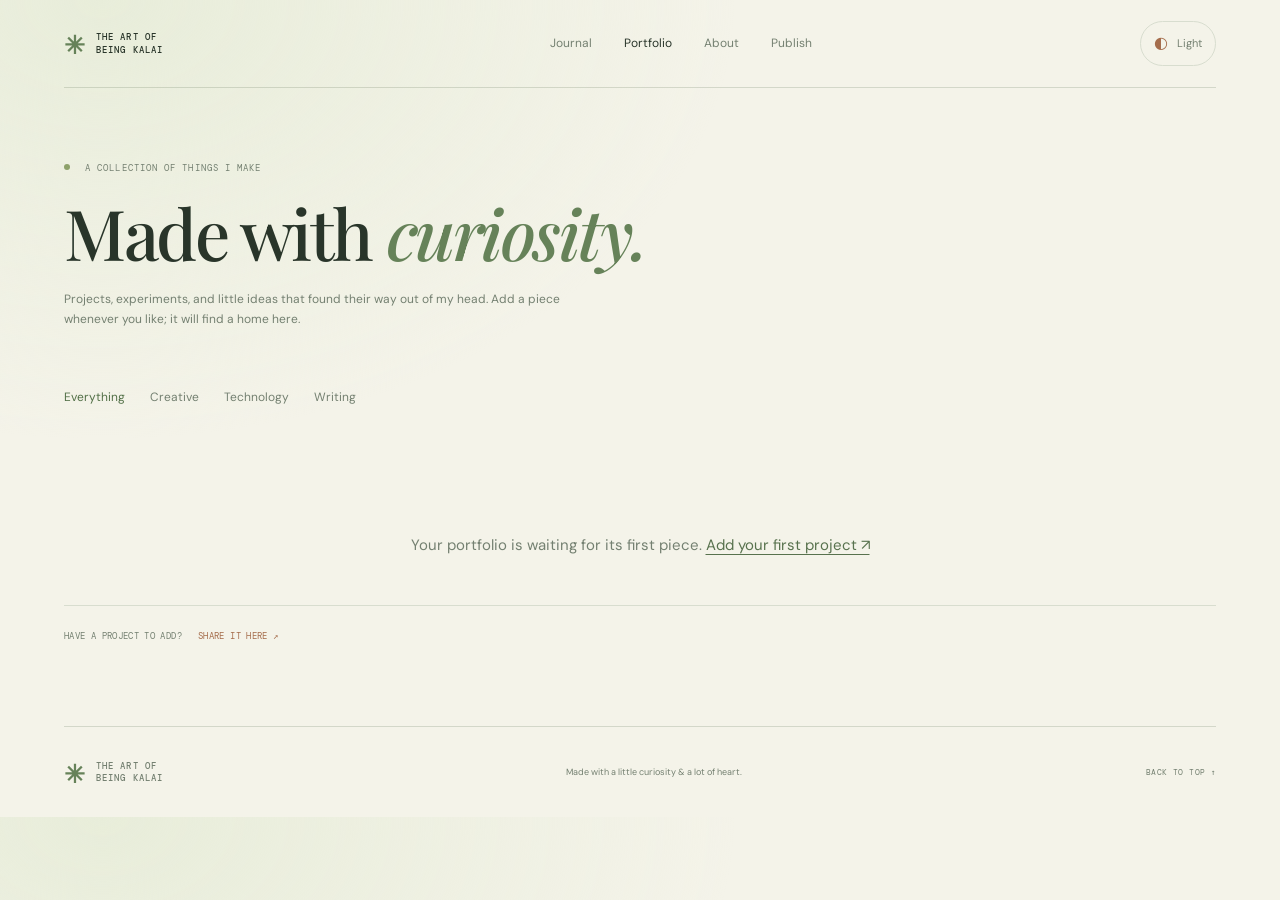
<file: portfolio.html>
<!doctype html>
<html lang="en"><head><meta charset="utf-8"><meta name="viewport" content="width=device-width, initial-scale=1"><meta name="theme-color" content="#f7f2ec"><meta name="description" content="A portfolio of Kalai's creative projects, technical work, and ideas."><title>Portfolio — The Art of Being Kalai</title><link rel="preconnect" href="https://fonts.googleapis.com"><link rel="preconnect" href="https://fonts.gstatic.com" crossorigin><link href="https://fonts.googleapis.com/css2?family=DM+Mono:wght@400;500&family=DM+Sans:wght@400;500;600;700&family=Playfair+Display:ital,wght@0,500;0,600;0,700;1,500;1,600&display=swap" rel="stylesheet"><link rel="stylesheet" href="styles.css?v=4"><script src="portfolio.js?v=4" defer></script></head>
<body><a class="skip-link" href="#main">Skip to content</a><div class="site-shell">
<header class="topbar"><a class="wordmark" href="index.html" aria-label="The Art of Being Kalai home"><span class="wordmark-mark">✳</span><span>THE ART OF<br>BEING KALAI</span></a><nav aria-label="Main navigation"><a class="nav-link" href="index.html#journal">Journal</a><a class="nav-link active" href="portfolio.html">Portfolio</a><a class="nav-link" href="index.html#about">About</a><a class="nav-link" href="publish.html">Publish</a></nav><button class="theme-toggle" id="theme-toggle" type="button" aria-label="Switch color theme"><span aria-hidden="true">◐</span><span class="toggle-label">Light</span></button></header>
<main id="main"><section class="page-heading"><p class="eyebrow"><span class="live-dot"></span> A COLLECTION OF THINGS I MAKE</p><h1>Made with <em>curiosity.</em></h1><p>Projects, experiments, and little ideas that found their way out of my head. Add a piece whenever you like; it will find a home here.</p></section>
<div class="filters portfolio-filters" role="group" aria-label="Filter portfolio projects"><button class="filter-chip selected" data-filter="All" type="button">Everything</button><button class="filter-chip" data-filter="Creative" type="button">Creative</button><button class="filter-chip" data-filter="Technology" type="button">Technology</button><button class="filter-chip" data-filter="Writing" type="button">Writing</button></div>
<section class="portfolio-grid" id="portfolio-grid" aria-live="polite"></section><p class="empty-state" id="portfolio-empty" hidden>No projects in this category yet.</p><div class="portfolio-footer">HAVE A PROJECT TO ADD? &nbsp; <a href="https://github.com/kalaiarasidhanasekaran-creator/field-notes-blog/issues/new?template=portfolio-work.yml">SHARE IT HERE ↗</a></div></main>
<footer class="footer"><a class="wordmark" href="index.html"><span class="wordmark-mark">✳</span><span>THE ART OF<br>BEING KALAI</span></a><span>Made with a little curiosity &amp; a lot of heart.</span><a href="#main">BACK TO TOP ↑</a></footer>
</div></body></html>
</file>
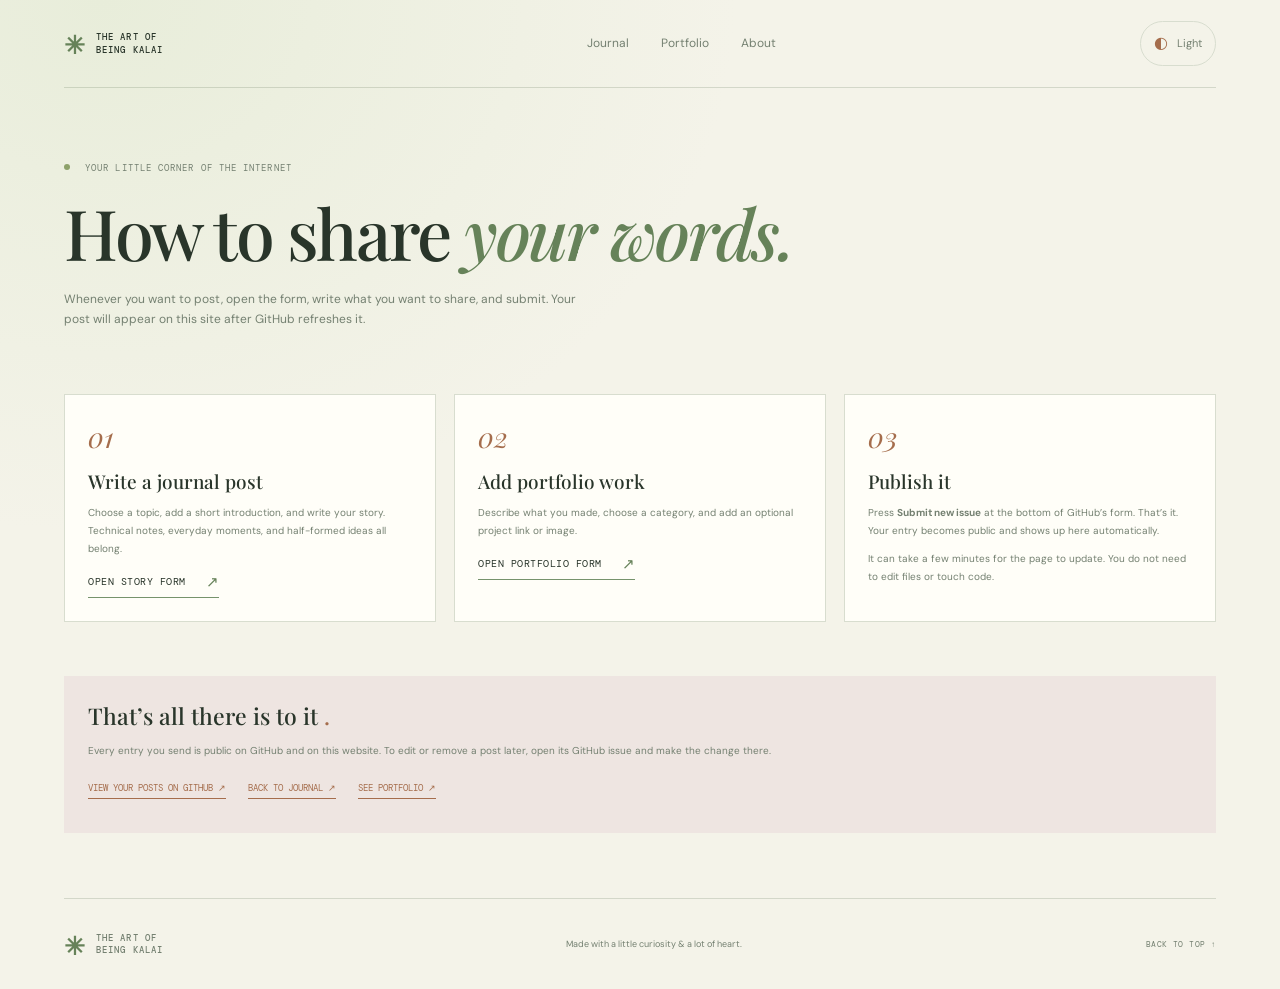
<file: publish.html>
<!doctype html>
<html lang="en"><head><meta charset="utf-8"><meta name="viewport" content="width=device-width, initial-scale=1"><meta name="theme-color" content="#f4f3e9"><meta name="description" content="Add your own stories and work to The Art of Being Kalai."><title>Write with me — The Art of Being Kalai</title><link rel="preconnect" href="https://fonts.googleapis.com"><link rel="preconnect" href="https://fonts.gstatic.com" crossorigin><link href="https://fonts.googleapis.com/css2?family=DM+Mono:wght@400;500&family=DM+Sans:wght@400;500;600;700&family=Playfair+Display:ital,wght@0,500;0,600;0,700;1,500;1,600&display=swap" rel="stylesheet"><link rel="stylesheet" href="styles.css"><script src="guide.js" defer></script></head>
<body><a class="skip-link" href="#main">Skip to content</a><div class="site-shell"><header class="topbar"><a class="wordmark" href="index.html"><span class="wordmark-mark">✳</span><span>THE ART OF<br>BEING KALAI</span></a><nav aria-label="Main navigation"><a class="nav-link" href="index.html#journal">Journal</a><a class="nav-link" href="portfolio.html">Portfolio</a><a class="nav-link" href="index.html#about">About</a></nav><button class="theme-toggle" id="theme-toggle" type="button" aria-label="Switch color theme"><span aria-hidden="true">◐</span><span class="toggle-label">Light</span></button></header>
<main id="main"><section class="page-heading"><p class="eyebrow"><span class="live-dot"></span> YOUR LITTLE CORNER OF THE INTERNET</p><h1>How to share <em>your words.</em></h1><p>Whenever you want to post, open the form, write what you want to share, and submit. Your post will appear on this site after GitHub refreshes it.</p></section><section class="guide-grid"><article class="guide-card"><span class="guide-number">01</span><h2>Write a journal post</h2><p>Choose a topic, add a short introduction, and write your story. Technical notes, everyday moments, and half-formed ideas all belong.</p><a class="text-link" href="https://github.com/kalaiarasidhanasekaran-creator/field-notes-blog/issues/new?template=journal-post.yml">OPEN STORY FORM <span>↗</span></a></article><article class="guide-card"><span class="guide-number">02</span><h2>Add portfolio work</h2><p>Describe what you made, choose a category, and add an optional project link or image.</p><a class="text-link" href="https://github.com/kalaiarasidhanasekaran-creator/field-notes-blog/issues/new?template=portfolio-work.yml">OPEN PORTFOLIO FORM <span>↗</span></a></article><article class="guide-card"><span class="guide-number">03</span><h2>Publish it</h2><p>Press <strong>Submit new issue</strong> at the bottom of GitHub’s form. That’s it. Your entry becomes public and shows up here automatically.</p><p>It can take a few minutes for the page to update. You do not need to edit files or touch code.</p></article></section><section class="guide-example"><h2>That’s all there is to it <span class="period">.</span></h2><p>Every entry you send is public on GitHub and on this website. To edit or remove a post later, open its GitHub issue and make the change there.</p><div class="guide-links"><a href="https://github.com/kalaiarasidhanasekaran-creator/field-notes-blog/issues">VIEW YOUR POSTS ON GITHUB ↗</a><a href="index.html#journal">BACK TO JOURNAL ↗</a><a href="portfolio.html">SEE PORTFOLIO ↗</a></div></section></main>
<footer class="footer"><a class="wordmark" href="index.html"><span class="wordmark-mark">✳</span><span>THE ART OF<br>BEING KALAI</span></a><span>Made with a little curiosity &amp; a lot of heart.</span><a href="#main">BACK TO TOP ↑</a></footer></div></body></html>
</file>
<file: styles.css>
:root{--paper:#f7f2ec;--ink:#29251f;--muted:#81786f;--line:#e3d9d0;--orange:#d47758;--green:#78845e;--card:#fffdf8;--lav:#d9c9e9;--pink:#efc2bd;--yellow:#eed889;--serif:'Playfair Display',Georgia,serif;--sans:'DM Sans',Arial,sans-serif;--mono:'DM Mono',monospace;color-scheme:light}*{box-sizing:border-box}html{scroll-behavior:smooth}body{margin:0;background:var(--paper);color:var(--ink);font:15px/1.65 var(--sans);transition:background .25s,color .25s}a{color:inherit;text-decoration:none}button,input{font:inherit}.site-shell{max-width:1260px;padding:0 64px;margin:auto}.skip-link{position:absolute;top:-60px;left:12px;background:var(--ink);color:var(--paper);padding:8px 12px;z-index:20}.skip-link:focus{top:10px}.topbar{height:88px;border-bottom:1px solid var(--line);display:flex;align-items:center;justify-content:space-between}.wordmark{display:inline-flex;align-items:center;gap:10px;font:500 9px/1.4 var(--mono);letter-spacing:.12em}.wordmark-mark{font:600 25px var(--serif);color:var(--orange)}nav{display:flex;gap:32px;margin-left:60px}.nav-link{font-size:12px;color:var(--muted);transition:color .2s}.nav-link:hover,.nav-link.active{color:var(--ink)}.theme-toggle{display:flex;align-items:center;gap:9px;padding:8px 13px;border:1px solid var(--line);border-radius:99px;background:transparent;color:var(--muted);font-size:11px;cursor:pointer}.theme-toggle span:first-child{font-size:16px;color:var(--orange)}.hero{position:relative;min-height:520px;display:grid;grid-template-columns:1fr 1fr;align-items:center;padding:62px 0 75px}.hero-copy{position:relative;z-index:3}.eyebrow{font:9px var(--mono);letter-spacing:.12em;color:var(--muted)}.live-dot{display:inline-block;width:6px;height:6px;border-radius:50%;background:#8da16a;margin-right:9px;vertical-align:1px}.hero h1{font:600 clamp(46px,5.7vw,76px)/1.03 var(--serif);letter-spacing:-.055em;margin:25px 0 19px}.hero h1 em{font-weight:500;color:var(--orange)}.hero-intro{max-width:370px;color:#777067;font-size:14px;line-height:1.9;margin-bottom:22px}.text-link{font:10px var(--mono);letter-spacing:.05em;border-bottom:1px solid var(--orange);padding-bottom:5px;display:inline-flex;gap:20px;align-items:center}.text-link span{color:var(--orange);font-size:15px}.hero-collage{height:370px;position:relative;margin-left:4%;perspective:900px;isolation:isolate}.orb{position:absolute;border-radius:50%;filter:blur(1px);z-index:-1}.orb-peach{width:250px;height:250px;background:radial-gradient(circle at 35% 30%,#f7d8ca,#e6a187 70%);right:8%;top:4%;opacity:.77;animation:bob 7s ease-in-out infinite}.orb-lime{width:115px;height:115px;background:radial-gradient(circle at 35% 30%,#f1e8bd,#b8bc8d 70%);left:8%;bottom:11%;opacity:.82;animation:bob 8s ease-in-out -2s infinite}.float-card{position:absolute;display:flex;flex-direction:column;justify-content:space-between;padding:12px;background:#fffaf4;border:1px solid rgba(60,40,30,.12);box-shadow:0 23px 44px rgba(69,45,34,.17);transform-style:preserve-3d}.float-card small{font:7px var(--mono);letter-spacing:.08em;color:#74685e}.card-back{width:195px;height:248px;right:20%;top:11%;background:linear-gradient(150deg,#dbd7ee,#c9d1ad 53%,#e6b39c);transform:rotateY(-19deg) rotateZ(8deg);animation:float-back 9s ease-in-out infinite}.mini-sun{width:64px;height:64px;border-radius:50%;background:#f3d991;position:absolute;top:36px;left:65px;box-shadow:0 0 32px #f4d99b}.mini-hill{position:absolute;left:0;right:0;bottom:22px;height:105px;background:linear-gradient(145deg,#9caa86,#687959);clip-path:polygon(0 63%,28% 29%,51% 53%,70% 13%,100% 64%,100% 100%,0 100%)}.card-front{width:196px;height:260px;left:14%;top:22%;z-index:2;transform:rotateY(13deg) rotateZ(-9deg);animation:float-front 8s ease-in-out infinite}.flower-art{flex:1;display:grid;place-items:center;overflow:hidden;background:radial-gradient(ellipse at 50% 95%,#f1c3b8 0 19%,transparent 20%),linear-gradient(150deg,#f8e9d8,#f4d0c2 55%,#d7d4e8)}.flower-art i{font:96px var(--serif);font-style:normal;color:#da7758;text-shadow:4px 5px 0 rgba(130,80,80,.18);transform:translateZ(25px) rotate(14deg)}.card-front small,.card-back small{padding-top:10px}.card-note{width:126px;height:109px;right:3%;bottom:9%;z-index:4;align-items:center;text-align:center;background:#f0df98;transform:rotateY(-10deg) rotateZ(7deg);animation:float-note 7s ease-in-out -1s infinite}.card-note span{font:italic 16px/1.2 var(--serif);color:#554a39}.card-note b{font-size:22px;font-weight:400;color:#bc6a50}.collage-caption{position:absolute;bottom:1%;right:14%;font:7px var(--mono);letter-spacing:.1em;color:var(--muted)}.hero-stamp{position:absolute;right:-7px;bottom:24px;width:78px;height:78px;background:var(--paper);border:1px solid var(--line);border-radius:50%;display:flex;flex-direction:column;align-items:center;justify-content:center;text-align:center;font:7px/1.45 var(--mono);letter-spacing:.05em;transform:rotate(10deg);z-index:4}.stamp-star{font-size:16px;color:var(--orange)}@keyframes bob{0%,100%{transform:translate3d(0,0,0)}50%{transform:translate3d(0,-15px,20px)}}@keyframes float-back{0%,100%{transform:rotateY(-19deg) rotateZ(8deg) translateY(0)}50%{transform:rotateY(-10deg) rotateZ(5deg) translateY(-12px)}}@keyframes float-front{0%,100%{transform:rotateY(13deg) rotateZ(-9deg) translateY(0)}50%{transform:rotateY(7deg) rotateZ(-5deg) translateY(-15px)}}@keyframes float-note{0%,100%{transform:rotateY(-10deg) rotateZ(7deg) translateY(0)}50%{transform:rotateY(-16deg) rotateZ(3deg) translateY(-10px)}}.journal-section{padding:61px 0 76px;border-top:1px solid var(--line)}.section-heading{display:flex;align-items:flex-end;justify-content:space-between;margin-bottom:36px}.section-heading .eyebrow{display:flex;align-items:center;gap:14px}.heading-rule{display:inline-block;width:45px;height:1px;background:var(--line)}.section-heading h2,.about-copy h2,.page-heading h1{font:500 39px/1.2 var(--serif);letter-spacing:-.035em;margin:14px 0 0}.period{color:var(--orange)}.section-note{font-size:11px;line-height:1.7;color:var(--muted);margin:0 9% 0 0}.toolbar{min-height:57px;border-top:1px solid var(--line);border-bottom:1px solid var(--line);display:flex;align-items:center;justify-content:space-between;gap:20px}.filters{display:flex;gap:25px}.filter-chip{padding:8px 0;border:0;background:none;color:var(--muted);font-size:11px;cursor:pointer}.filter-chip.selected{color:var(--ink)}.filter-chip span{font:8px var(--mono);color:var(--orange);margin-left:5px}.search-box{display:flex;align-items:center;gap:8px;color:var(--muted);font-size:20px}.search-box input{width:158px;border:0;outline:none;background:transparent;color:var(--ink);font-size:10px}.search-box input::placeholder{color:#9a9389}.post-grid{display:grid;grid-template-columns:repeat(3,1fr);gap:21px;padding:28px 0 25px}.post-card{min-height:300px;background:var(--card);border:1px solid var(--line);padding:21px;display:flex;flex-direction:column;transition:transform .25s,border-color .25s;cursor:pointer;box-shadow:0 8px 18px rgba(67,50,42,.025)}.post-card:nth-child(3n+2){transform:translateY(9px) rotate(.6deg)}.post-card:nth-child(3n){transform:translateY(-3px) rotate(-.4deg)}.post-card:hover{transform:translateY(-5px) rotate(0);border-color:#c6aa96}.card-top{display:flex;justify-content:space-between;align-items:center;margin-bottom:29px}.category{font:8px var(--mono);letter-spacing:.08em;color:var(--green);text-transform:uppercase}.card-icon{font-size:17px;color:#b6a69a}.post-card h3{font:500 21px/1.3 var(--serif);letter-spacing:-.02em;margin:0 0 10px}.post-card p{font-size:11px;line-height:1.75;color:var(--muted);margin:0 0 20px}.card-bottom{display:flex;justify-content:space-between;align-items:center;border-top:1px solid var(--line);padding-top:12px;margin-top:auto;font:8px var(--mono);letter-spacing:.03em;color:var(--muted)}.card-arrow{font-size:15px;color:var(--orange)}.empty-state{color:var(--muted);padding:30px 0;text-align:center}.journal-footer{display:flex;justify-content:space-between;padding-top:18px;border-top:1px solid var(--line);font:8px var(--mono);letter-spacing:.07em;color:var(--muted)}.journal-footer a{color:var(--orange)}.about-section{display:grid;grid-template-columns:.18fr 1fr 1fr;gap:30px;align-items:start;padding:69px 8% 75px;background:#efe5e3;border-radius:3px;margin-bottom:55px}.about-mark{font-size:25px;color:var(--orange);padding-top:7px}.about-copy .eyebrow{margin:0 0 19px}.about-copy h2{font-size:31px;margin:0}.about-detail{padding-top:18px;max-width:360px}.about-detail p{font-size:11px;line-height:1.9;color:#746961;margin:0 0 12px}.about-detail .text-link{margin-top:10px}.footer{border-top:1px solid var(--line);min-height:91px;display:flex;align-items:center;justify-content:space-between;color:var(--muted);font-size:9px}.footer>a:last-child{font:8px var(--mono);letter-spacing:.05em}.reader{width:min(720px,calc(100% - 28px));max-height:90vh;border:1px solid var(--line);background:var(--paper);color:var(--ink);padding:0}.reader::backdrop{background:rgba(43,34,31,.55);backdrop-filter:blur(3px)}.reader-bar{display:flex;justify-content:space-between;align-items:center;padding:16px 24px;border-bottom:1px solid var(--line);font:8px var(--mono);letter-spacing:.08em;color:var(--muted)}.reader-close{background:none;border:0;color:var(--muted);cursor:pointer;font-size:17px}.reader-content{padding:52px clamp(25px,8vw,80px) 48px}.reader-meta{display:flex;justify-content:space-between;font:9px var(--mono);color:var(--green)}.reader-content h2{font:600 40px/1.15 var(--serif);letter-spacing:-.035em;margin:21px 0 14px}.reader-subtitle{font-size:12px;color:var(--muted);line-height:1.8}.reader-divider{margin:34px 0;color:var(--orange);font-size:12px}.reader-body{font:14px/1.95 var(--serif)}.reader-body p{margin:0 0 18px}.reader-signoff{border-top:1px solid var(--line);padding-top:20px;color:var(--muted);font:10px var(--mono);margin-top:36px}.reader-signoff span{color:var(--orange)}.sr-only{position:absolute;width:1px;height:1px;padding:0;margin:-1px;overflow:hidden;clip:rect(0,0,0,0);white-space:nowrap;border:0}
.page-heading{padding:74px 0 38px;position:relative}.page-heading .eyebrow{margin:0}.page-heading h1{font-size:clamp(44px,6vw,70px);margin:16px 0}.page-heading h1 em{color:var(--orange);font-weight:500}.page-heading p:not(.eyebrow){max-width:520px;color:var(--muted);font-size:12px}.portfolio-grid{columns:3;column-gap:23px;padding:0 0 70px}.portfolio-card{display:inline-flex;width:100%;margin:0 0 22px;break-inside:avoid;flex-direction:column;background:var(--card);border:1px solid var(--line);padding:11px;box-shadow:0 10px 22px rgba(67,50,42,.045);transition:transform .3s,box-shadow .3s;transform-style:preserve-3d}.portfolio-card:hover{transform:translateY(-6px) rotateX(2deg) rotateY(-2deg);box-shadow:0 22px 35px rgba(67,50,42,.12)}.portfolio-visual{height:240px;position:relative;overflow:hidden;display:grid;place-items:center;isolation:isolate}.portfolio-card:nth-child(3n+2) .portfolio-visual{height:305px}.portfolio-card:nth-child(3n) .portfolio-visual{height:205px}.visual-flower{background:radial-gradient(ellipse at 50% 105%,#e7a9a0 0 25%,transparent 26%),linear-gradient(145deg,#e6d8ee,#f6d4b8 55%,#d1d6ae)}.visual-flower::before{content:'✿';font-size:135px;color:#d27461;text-shadow:8px 10px 0 rgba(107,76,76,.12);transform:rotate(-13deg) translateZ(30px);animation:float-front 8s ease-in-out infinite}.visual-stack{background:linear-gradient(145deg,#b1bd91,#e6dfbd 50%,#d6a38e)}.visual-stack::before{content:'';width:125px;height:160px;background:linear-gradient(140deg,#f8e7d1 0 48%,#77835f 49%);box-shadow:18px 17px 0 #dc8e75,-13px 22px 0 #c9b4d6;transform:rotateY(-20deg) rotateZ(12deg);animation:float-note 7s ease-in-out infinite}.visual-orbit{background:radial-gradient(circle at 50% 50%,#e5c7a5 0 17%,transparent 18%),linear-gradient(135deg,#d7cae9,#f0c3bb)}.visual-orbit::before,.visual-orbit::after{content:'';position:absolute;width:180px;height:76px;border:1px solid rgba(102,83,110,.6);border-radius:50%;transform:rotate(-28deg);animation:orbit 11s linear infinite}.visual-orbit::after{width:150px;height:110px;transform:rotate(52deg);animation-duration:14s}.visual-note{background:#ecdb9b}.visual-note::before{content:'make room\A for wonder';white-space:pre;text-align:center;font:italic 33px/1.1 var(--serif);color:#594d3f;transform:rotate(-8deg) translateZ(20px)}.visual-moon{background:linear-gradient(155deg,#d5c9e5,#d2d7c2)}.visual-moon::before{content:'';width:110px;height:110px;border-radius:50%;background:#f1dfa0;box-shadow:24px -11px 0 #d5c9e5,0 0 42px #f2e1ae;animation:bob 6s ease-in-out infinite}.visual-code{background:#363837}.visual-code::before{content:'{ curious }';font:17px var(--mono);color:#eecb81;transform:rotate(-9deg) translateZ(35px);text-shadow:3px 4px 0 #c66d55}.visual-caption{position:absolute;left:12px;right:12px;bottom:11px;display:flex;justify-content:space-between;font:7px var(--mono);letter-spacing:.08em;color:#594e45}.portfolio-card h2{font:500 18px/1.3 var(--serif);margin:13px 2px 3px}.portfolio-card p{font-size:9px;color:var(--muted);margin:0 2px 3px}.portfolio-card .starter-label{font:7px var(--mono);letter-spacing:.08em;color:var(--orange);text-transform:uppercase}.portfolio-footer{margin:0 0 60px;padding:24px 0;border-top:1px solid var(--line);color:var(--muted);font:9px var(--mono);letter-spacing:.04em}.portfolio-footer a{color:var(--orange)}@keyframes orbit{to{transform:rotate(332deg)}}
.guide-grid{display:grid;grid-template-columns:repeat(3,1fr);gap:18px;padding:14px 0 54px}.guide-card{background:var(--card);border:1px solid var(--line);padding:23px;min-height:190px}.guide-number{font:italic 28px var(--serif);color:var(--orange)}.guide-card h2{font:500 19px var(--serif);margin:13px 0 8px}.guide-card p{font-size:10px;color:var(--muted);line-height:1.8}.guide-card code,.guide-example code{font:9px var(--mono);color:#9a5c49}.guide-example{background:#eee5e1;padding:24px;margin-bottom:65px;overflow:auto}.guide-example h2{font:500 23px var(--serif);margin:0 0 12px}.guide-example pre{font:10px/1.7 var(--mono);white-space:pre-wrap;color:var(--ink)}.guide-example p{font-size:10px;color:var(--muted)}.guide-links{display:flex;gap:22px;flex-wrap:wrap;margin:23px 0 10px}.guide-links a{font:9px var(--mono);color:var(--orange);border-bottom:1px solid var(--orange);padding-bottom:4px}
body.dark{--paper:#22211f;--ink:#f3eae0;--muted:#b1a69b;--line:#46403b;--orange:#e28a69;--green:#b7c18c;--card:#2c2a27;color-scheme:dark}.dark .hero-intro,.dark .about-detail p,.dark .page-heading p:not(.eyebrow){color:#c3b8ae}.dark .about-section,.dark .guide-example{background:#332d2b}.dark .hero-stamp{background:#22211f}.dark .float-card{background:#36322d;border-color:#5b5149}.dark .float-card small{color:#d8c9b8}.dark .card-note{background:#d7c573}.dark .card-note span{color:#403b30}.dark .visual-note{background:#d7c573}.dark .portfolio-card{background:#2b2926}
@media(max-width:800px){.site-shell{padding:0 28px}.hero{min-height:440px;grid-template-columns:1fr 1fr}.hero-collage{height:315px;margin-left:0}.hero-stamp{right:-12px}.post-grid{grid-template-columns:repeat(2,1fr)}.about-section{padding:55px 6%;grid-template-columns:.12fr 1fr 1fr;gap:18px}.section-note{margin-right:0}.portfolio-grid{columns:2}.guide-grid{grid-template-columns:1fr 1fr}}
@media(max-width:600px){.site-shell{padding:0 19px}.topbar{height:72px}.topbar nav{gap:12px;margin:0}.nav-link{font-size:10px}.theme-toggle{padding:6px 9px}.toggle-label{display:none}.wordmark{gap:6px;font-size:7px}.hero{display:flex;flex-direction:column;align-items:stretch;padding:48px 0 53px;gap:8px}.hero h1{font-size:51px;margin-top:20px}.hero-intro{font-size:12px}.hero-collage{height:325px;width:100%;align-self:center;margin-top:4px}.card-back{right:20%;width:178px;height:225px}.card-front{left:12%;width:174px;height:232px}.card-note{right:0}.hero-stamp{bottom:0;right:0}.journal-section{padding:43px 0 51px}.section-heading{align-items:flex-start;gap:10px}.section-heading h2{font-size:31px}.section-note{font-size:9px;margin-top:20px}.toolbar{align-items:flex-start;flex-direction:column;padding:10px 0;gap:4px}.filters{width:100%;justify-content:space-between;gap:7px}.filter-chip{font-size:9px}.search-box{align-self:flex-end}.search-box input{width:180px}.post-grid{grid-template-columns:1fr;gap:13px;padding-top:19px}.post-card,.post-card:nth-child(3n+2),.post-card:nth-child(3n){min-height:235px;padding:19px;transform:none}.card-top{margin-bottom:18px}.post-card h3{font-size:21px}.about-section{grid-template-columns:28px 1fr;padding:38px 23px;gap:10px 15px;margin-bottom:38px}.about-copy h2{font-size:25px}.about-copy .eyebrow{font-size:8px}.about-detail{grid-column:2;padding-top:8px}.footer{min-height:88px;gap:14px;flex-wrap:wrap;padding:18px 0}.footer>span{order:3;width:100%;text-align:center}.footer>a:last-child{font-size:7px}.reader-content{padding-top:37px}.reader-content h2{font-size:33px}.page-heading{padding:50px 0 27px}.page-heading h1{font-size:48px}.portfolio-grid{columns:1;column-gap:0}.portfolio-card,.portfolio-card:nth-child(3n+2) .portfolio-visual,.portfolio-card:nth-child(3n) .portfolio-visual{height:auto}.portfolio-visual{height:255px!important}.guide-grid{grid-template-columns:1fr;gap:12px;padding-top:0}.guide-card{min-height:auto}.guide-example{padding:19px;margin-bottom:42px}}
@media(prefers-reduced-motion:reduce){*,*::before,*::after{scroll-behavior:auto!important;animation-duration:.01ms!important;animation-iteration-count:1!important;transition-duration:.01ms!important}}
.portfolio-visual.has-image img{position:absolute;inset:0;width:100%;height:100%;object-fit:cover;z-index:-1}.portfolio-visual.has-image .visual-caption{z-index:1;color:#fff;text-shadow:0 1px 6px #211a18}
/* Nature scrapbook direction: real photography, tactile paper, gentle depth. */
:root{--paper:#f4f3e9;--ink:#29352a;--muted:#748071;--line:#d8ddcf;--orange:#a56d4c;--green:#58724e;--card:#fffef8}
body{background:radial-gradient(ellipse at 8% 0%,#e8edda 0,transparent 38%),var(--paper)}
.site-shell{max-width:1360px}.topbar{border-color:rgba(81,100,72,.2)}
.wordmark-mark,.hero h1 em,.page-heading h1 em{color:#668259}
.hero{min-height:585px}.hero h1{font-size:clamp(52px,6.2vw,82px)}
.hero-intro{color:#606e5d}.hero-collage{height:430px;perspective:1100px}
.nature-photo{position:absolute;margin:0;padding:9px 9px 33px;background:#fffef9;box-shadow:0 24px 48px #3946312a;transform-style:preserve-3d;transition:transform .5s cubic-bezier(.2,.7,.2,1),box-shadow .5s}
.nature-photo img{display:block;width:100%;height:100%;object-fit:cover;filter:saturate(.83)}
.nature-photo figcaption{position:absolute;bottom:9px;left:12px;color:#65705f;font:italic 12px var(--serif)}
.photo-main{width:275px;height:365px;right:16%;top:15px;transform:rotateY(-11deg) rotateZ(5deg);animation:photoDrift 8s ease-in-out infinite}
.photo-small{width:190px;height:235px;left:7%;bottom:12px;transform:rotateY(13deg) rotateZ(-9deg);animation:photoDriftSmall 9s ease-in-out infinite}
.hero-collage:hover .photo-main{transform:rotateY(-2deg) rotateZ(1deg) translateZ(24px)}
.hero-collage:hover .photo-small{transform:rotateY(4deg) rotateZ(-3deg) translateZ(35px)}
.photo-orbit{position:absolute;border-radius:50%;border:1px solid #95a58a6b;transform:rotate(-26deg);pointer-events:none}
.photo-orbit-one{width:410px;height:200px;right:0;top:110px}.photo-orbit-two{width:350px;height:150px;right:6%;top:150px;transform:rotate(42deg)}
@keyframes photoDrift{0%,100%{translate:0 0;rotate:0deg}50%{translate:0 -10px;rotate:-1deg}}
@keyframes photoDriftSmall{0%,100%{translate:0 0}50%{translate:0 12px}}
.hero-stamp{border-color:#c7d0bd;color:#60735a}.stamp-star{color:#77916d}
.journal-section{border-color:rgba(81,100,72,.2)}
.post-grid{grid-template-columns:repeat(3,minmax(0,1fr));gap:22px;align-items:start}
.post-card,.post-card:nth-child(3n+2),.post-card:nth-child(3n){padding:0;min-height:0;overflow:hidden;border:0;border-radius:4px;background:var(--card);box-shadow:0 8px 24px #35412b13;transform:none;transition:transform .32s,box-shadow .32s}
.post-card:hover{transform:translateY(-7px) rotate(.3deg);box-shadow:0 22px 40px #35412b20}
.post-cover{height:250px;background-position:center;background-size:cover;display:flex;justify-content:space-between;align-items:flex-end;padding:14px;color:white;text-shadow:0 1px 8px #192217a8;position:relative;isolation:isolate}
.post-cover:before{content:"";position:absolute;inset:35% 0 0;background:linear-gradient(transparent,#17221885);z-index:-1}
.post-cover span:first-child{font:9px var(--mono);letter-spacing:.12em;text-transform:uppercase}.cover-glyph{font-size:20px}
.post-card-copy{padding:17px 19px 19px}.card-top{margin-bottom:14px}.post-card h3{font-size:21px}.post-card p{font-size:12px;min-height:48px}.category{color:#668259}.card-bottom{font-size:8px}
.filter-chip.selected{color:#527047}.filter-chip{font-size:12px}.search-box input{font-size:12px}
.about-section{background:#e6eadc;border-radius:4px}.about-mark{color:#719064}.about-detail p{color:#626e5d}.text-link{border-color:#76936c}.text-link span{color:#668259}
.portfolio-grid{columns:3;column-gap:22px}.portfolio-card{padding:9px;border:0;border-radius:4px;box-shadow:0 10px 25px #35412b13;background:var(--card)}.portfolio-visual{border-radius:2px}.portfolio-visual img{transition:transform .7s cubic-bezier(.2,.7,.2,1);filter:saturate(.86)}.portfolio-card:hover .portfolio-visual img{transform:scale(1.055)}.portfolio-card h2{font-size:20px}.portfolio-card p{font-size:11px}.starter-label{color:#6d865e!important}
.empty-state{line-height:2}.empty-state a,.write-inline{color:#58724e;text-decoration:underline;text-underline-offset:4px}.write-inline{display:inline-block;margin-top:8px;font:10px var(--mono)}
.footer{border-color:rgba(81,100,72,.2)}.dark{--paper:#22281f;--ink:#edf0e5;--muted:#b0bca8;--line:#454e41;--green:#b2c7a0;--card:#2b3328}.dark .about-section{background:#313b2e}.dark .nature-photo{background:#eae8dc}.dark .post-cover{filter:brightness(.82)}
@media(max-width:800px){.hero{min-height:500px}.hero-collage{height:380px}.photo-main{width:235px;height:320px;right:12%}.photo-small{width:170px;height:210px}.post-grid{grid-template-columns:repeat(2,minmax(0,1fr))}}
@media(max-width:600px){.hero-collage{height:350px}.photo-main{width:210px;height:290px;right:8%;top:12px}.photo-small{width:150px;height:190px;left:4%;bottom:2px}.photo-orbit-one{width:300px;height:150px;right:-8%}.photo-orbit-two{width:275px;height:125px;right:-1%}.post-grid{grid-template-columns:1fr}.post-cover{height:275px}.post-card p{min-height:0}.portfolio-grid{columns:1}}
@media(prefers-reduced-motion:reduce){.nature-photo{animation:none!important}}
/* Nature scrapbook direction: real photography, tactile paper, gentle depth. */
:root{--paper:#f4f3e9;--ink:#29352a;--muted:#748071;--line:#d8ddcf;--orange:#a56d4c;--green:#58724e;--card:#fffef8}
body{background:radial-gradient(ellipse at 8% 0%,#e8edda 0,transparent 38%),var(--paper)}.site-shell{max-width:1360px}.topbar{border-color:#51644833}.wordmark-mark,.hero h1 em,.page-heading h1 em{color:#668259}.hero{min-height:585px}.hero h1{font-size:clamp(52px,6.2vw,82px)}.hero-intro{color:#606e5d}.hero-collage{height:430px;perspective:1100px}
.nature-photo{position:absolute;margin:0;padding:9px 9px 33px;background:#fffef9;box-shadow:0 24px 48px #3946312a;transform-style:preserve-3d;transition:transform .5s,box-shadow .5s}.nature-photo img{display:block;width:100%;height:100%;object-fit:cover;filter:saturate(.83)}.nature-photo figcaption{position:absolute;bottom:9px;left:12px;color:#65705f;font:italic 12px var(--serif)}.photo-main{width:275px;height:365px;right:16%;top:15px;transform:rotateY(-11deg) rotateZ(5deg);animation:photoDrift 8s ease-in-out infinite}.photo-small{width:190px;height:235px;left:7%;bottom:12px;transform:rotateY(13deg) rotateZ(-9deg);animation:photoDriftSmall 9s ease-in-out infinite}.hero-collage:hover .photo-main{transform:rotateY(-2deg) rotateZ(1deg) translateZ(24px)}.hero-collage:hover .photo-small{transform:rotateY(4deg) rotateZ(-3deg) translateZ(35px)}.photo-orbit{position:absolute;border-radius:50%;border:1px solid #95a58a6b;pointer-events:none}.photo-orbit-one{width:410px;height:200px;right:0;top:110px;transform:rotate(-26deg)}.photo-orbit-two{width:350px;height:150px;right:6%;top:150px;transform:rotate(42deg)}@keyframes photoDrift{0%,100%{translate:0 0;rotate:0deg}50%{translate:0 -10px;rotate:-1deg}}@keyframes photoDriftSmall{0%,100%{translate:0 0}50%{translate:0 12px}}
.hero-stamp{border-color:#c7d0bd;color:#60735a}.stamp-star{color:#77916d}.journal-section{border-color:#51644833}.post-grid{grid-template-columns:repeat(3,minmax(0,1fr));gap:22px;align-items:start}.post-card,.post-card:nth-child(3n+2),.post-card:nth-child(3n){padding:0;min-height:0;overflow:hidden;border:0;border-radius:4px;background:var(--card);box-shadow:0 8px 24px #35412b13;transform:none;transition:transform .32s,box-shadow .32s}.post-card:hover{transform:translateY(-7px) rotate(.3deg);box-shadow:0 22px 40px #35412b20}.post-cover{height:250px;background-position:center;background-size:cover;display:flex;justify-content:space-between;align-items:flex-end;padding:14px;color:white;text-shadow:0 1px 8px #192217a8;position:relative;isolation:isolate}.post-cover:before{content:"";position:absolute;inset:35% 0 0;background:linear-gradient(transparent,#17221885);z-index:-1}.post-cover span:first-child{font:9px var(--mono);letter-spacing:.12em;text-transform:uppercase}.cover-glyph{font-size:20px}.post-card-copy{padding:17px 19px 19px}.card-top{margin-bottom:14px}.post-card h3{font-size:21px}.post-card p{font-size:12px;min-height:48px}.category{color:#668259}.card-bottom{font-size:8px}.filter-chip.selected{color:#527047}.filter-chip{font-size:12px}.search-box input{font-size:12px}.about-section{background:#e6eadc;border-radius:4px}.about-mark{color:#719064}.about-detail p{color:#626e5d}.text-link{border-color:#76936c}.text-link span{color:#668259}.portfolio-grid{columns:3;column-gap:22px}.portfolio-card{padding:9px;border:0;border-radius:4px;box-shadow:0 10px 25px #35412b13;background:var(--card)}.portfolio-visual{border-radius:2px}.portfolio-visual img{transition:transform .7s;filter:saturate(.86)}.portfolio-card:hover .portfolio-visual img{transform:scale(1.055)}.portfolio-card h2{font-size:20px}.portfolio-card p{font-size:11px}.starter-label{color:#6d865e!important}.empty-state{line-height:2}.empty-state a,.write-inline{color:#58724e;text-decoration:underline;text-underline-offset:4px}.write-inline{display:inline-block;margin-top:8px;font:10px var(--mono)}.footer{border-color:#51644833}.dark{--paper:#22281f;--ink:#edf0e5;--muted:#b0bca8;--line:#454e41;--green:#b2c7a0;--card:#2b3328}.dark .about-section{background:#313b2e}.dark .nature-photo{background:#eae8dc}.dark .post-cover{filter:brightness(.82)}
@media(max-width:800px){.hero{min-height:500px}.hero-collage{height:380px}.photo-main{width:235px;height:320px;right:12%}.photo-small{width:170px;height:210px}.post-grid{grid-template-columns:repeat(2,minmax(0,1fr))}}
@media(max-width:600px){.hero-collage{height:350px}.photo-main{width:210px;height:290px;right:8%;top:12px}.photo-small{width:150px;height:190px;left:4%;bottom:2px}.photo-orbit-one{width:300px;height:150px;right:-8%}.photo-orbit-two{width:275px;height:125px;right:-1%}.post-grid{grid-template-columns:1fr}.post-cover{height:275px}.post-card p{min-height:0}.portfolio-grid{columns:1}}
@media(prefers-reduced-motion:reduce){.nature-photo{animation:none!important}}
</file>
